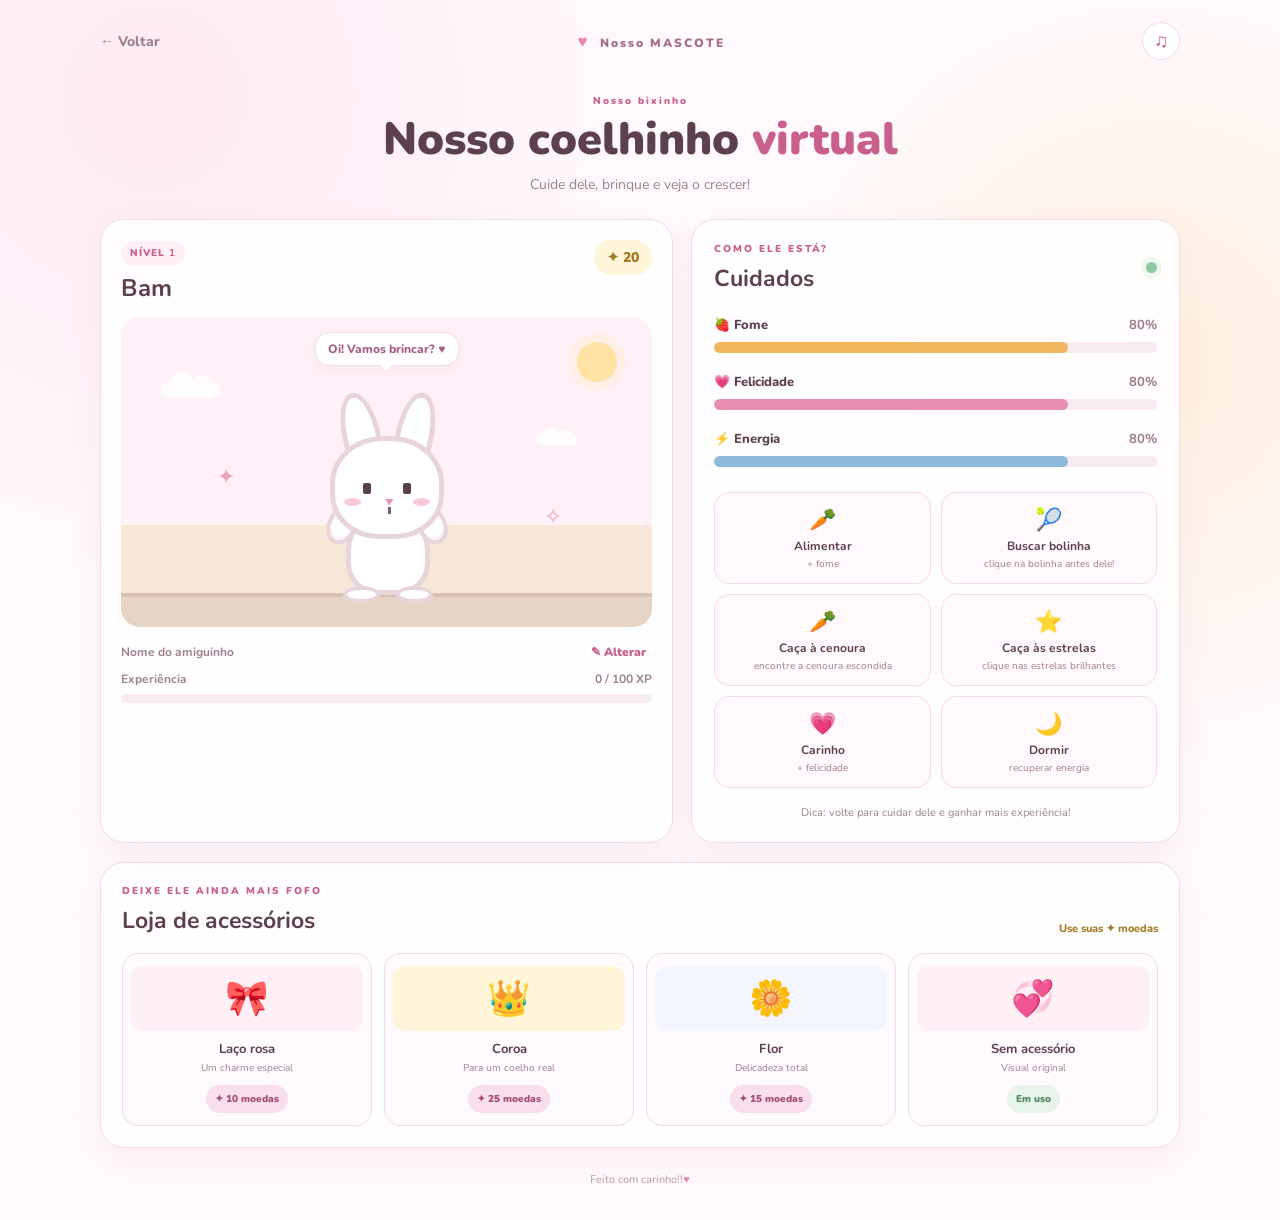
<file: coelho.html>
<!DOCTYPE html>
<html lang="pt-BR">
<head>
  <meta charset="UTF-8">
  <meta name="viewport" content="width=device-width, initial-scale=1.0">
  <meta name="theme-color" content="#fff0f6">
  <title>Bam — Meu Coelhinho Virtual</title>
  <link rel="stylesheet" href="coelho.css">
</head>
<body>
  <main class="pet-app">
    <header class="topbar">
      <a class="back-link" href="index.html" aria-label="Voltar ao site">← Voltar</a>
      <div class="brand"><span>♥</span> Nosso MASCOTE</div>
      <button class="sound-toggle" id="soundToggle" type="button" aria-label="Ativar ou desativar sons">♫</button>
    </header>

    <section class="intro">
      <p class="eyebrow">Nosso bixinho</p>
      <h1>Nosso coelhinho <span>virtual</span></h1>
      <p class="subtitle">Cuide dele, brinque e veja o crescer!</p>
    </section>

    <section class="game-layout" aria-label="Área do mascote virtual">
      <div class="pet-card">
        <div class="pet-card-top">
          <div>
            <span class="level-label">NÍVEL <strong id="level">1</strong></span>
            <h2 id="petNameHeading">Bam</h2>
          </div>
          <div class="coin-pill">✦ <span id="coins">20</span></div>
        </div>

        <div class="scene" id="scene">
          <div class="sun"></div>
          <div class="moon" aria-hidden="true">☾</div>
          <div class="cloud cloud-one"></div>
          <div class="cloud cloud-two"></div>
          <div class="sparkle sparkle-one">✦</div>
          <div class="sparkle sparkle-two">✧</div>
          <div class="pet-wrap" id="petWrap">
            <div class="pet" id="pet" role="img" aria-label="Coelhinho branco em pixel art">
              <div class="ear ear-left"></div>
              <div class="ear ear-right"></div>
              <div class="body"></div>
              <div class="arm arm-left"></div>
              <div class="arm arm-right"></div>
              <div class="head">
                <div class="eye eye-left"></div>
                <div class="eye eye-right"></div>
                <div class="cheek cheek-left"></div>
                <div class="cheek cheek-right"></div>
                <div class="nose"></div>
                <div class="mouth"></div>
              </div>
              <div class="foot foot-left"></div>
              <div class="foot foot-right"></div>
              <div class="carrot-snack" id="carrotSnack" aria-hidden="true">🥕</div>
              <div class="accessory" id="accessory"></div>
            </div>
          </div>
          <button class="toy-ball" id="toyBall" type="button" aria-label="Clique na bolinha para Bam buscar" title="Clique na bolinha para Bam buscar">⚽</button>
          <div class="ground"></div>
          <div class="speech" id="speech" aria-live="polite">Oi! Vamos brincar? ♥</div>
        </div>

        <div class="pet-name-row">
          <span>Nome do amiguinho</span>
          <button id="renameBtn" class="text-button" type="button">✎ Alterar</button>
        </div>
        <div class="xp-row">
          <span>Experiência</span>
          <span id="xpText">0 / 100 XP</span>
        </div>
        <div class="xp-track"><div id="xpBar" class="xp-fill"></div></div>
      </div>

      <aside class="care-panel">
        <div class="panel-heading">
          <div><p class="eyebrow">COMO ELE ESTÁ?</p><h2>Cuidados</h2></div>
          <span class="status-dot" id="statusDot"></span>
        </div>

        <div class="stat">
          <div class="stat-label"><span>🍓 Fome</span><strong id="hungerValue">80%</strong></div>
          <div class="stat-track"><div class="stat-fill hunger-fill" id="hungerBar"></div></div>
        </div>
        <div class="stat">
          <div class="stat-label"><span>💗 Felicidade</span><strong id="happyValue">80%</strong></div>
          <div class="stat-track"><div class="stat-fill happy-fill" id="happyBar"></div></div>
        </div>
        <div class="stat">
          <div class="stat-label"><span>⚡ Energia</span><strong id="energyValue">80%</strong></div>
          <div class="stat-track"><div class="stat-fill energy-fill" id="energyBar"></div></div>
        </div>

        <div class="actions">
          <button class="action-btn feed" id="feedBtn" type="button"><span>🥕</span><b>Alimentar</b><small>+ fome</small></button>
          <button class="action-btn play" id="playBtn" type="button"><span>🎾</span><b>Buscar bolinha</b><small>clique na bolinha antes dele!</small></button>
          <button class="action-btn mini-game" id="carrotGameBtn" type="button"><span>🥕</span><b>Caça à cenoura</b><small>encontre a cenoura escondida</small></button>
          <button class="action-btn mini-game" id="starGameBtn" type="button"><span>⭐</span><b>Caça às estrelas</b><small>clique nas estrelas brilhantes</small></button>
          <button class="action-btn petting" id="petBtn" type="button"><span>💗</span><b>Carinho</b><small>+ felicidade</small></button>
          <button class="action-btn sleep" id="sleepBtn" type="button"><span>🌙</span><b id="sleepLabel">Dormir</b><small>recuperar energia</small></button>
        </div>

        <p class="hint" id="hint">Dica: cuide um pouquinho dele todos os dias!</p>
      </aside>
    </section>

    <section class="extras">
      <div class="section-heading">
        <div><p class="eyebrow">DEIXE ELE AINDA MAIS FOFO</p><h2>Loja de acessórios</h2></div>
        <span class="shop-note">Use suas ✦ moedas</span>
      </div>
      <div class="shop-grid">
        <article class="shop-item">
          <div class="item-art bow-art">🎀</div><h3>Laço rosa</h3><p>Um charme especial</p>
          <button class="buy-btn" data-item="bow" data-price="10">✦ 10 moedas</button>
        </article>
        <article class="shop-item">
          <div class="item-art crown-art">👑</div><h3>Coroa</h3><p>Para um coelho real</p>
          <button class="buy-btn" data-item="crown" data-price="25">✦ 25 moedas</button>
        </article>
        <article class="shop-item">
          <div class="item-art flower-art">🌼</div><h3>Flor</h3><p>Delicadeza total</p>
          <button class="buy-btn" data-item="flower" data-price="15">✦ 15 moedas</button>
        </article>
        <article class="shop-item">
          <div class="item-art heart-art">💞</div><h3>Sem acessório</h3><p>Visual original</p>
          <button class="buy-btn remove-btn" data-item="none" data-price="0">Usar</button>
        </article>
      </div>
    </section>

    <footer>Feito com carinho!!<span>♥</span></footer>
  </main>

  <dialog id="nameDialog" class="name-dialog">
    <form method="dialog" id="nameForm">
      <span class="dialog-icon">🐰</span>
      <h2>Como ele vai se chamar?</h2>
      <p>Escolha um nome bem especial para seu amiguinho.</p>
      <input id="nameInput" maxlength="16" placeholder="Ex.: Bam" autocomplete="off" required>
      <div class="dialog-actions">
        <button class="cancel-btn" value="cancel">Cancelar</button>
        <button class="confirm-btn" id="saveNameBtn" value="default">Salvar nome</button>
      </div>
    </form>
  </dialog>

  <div class="toast" id="toast" role="status" aria-live="polite"></div>
  <script src="coelho.js"></script>
</body>
</html>
</file>
<file: coelho.css>
@import url('https://fonts.googleapis.com/css2?family=Nunito:wght@400;600;700;800;900&display=swap');

:root {
  --pink: #e987ad;
  --pink-dark: #c95f8c;
  --pink-soft: #ffe5ef;
  --ink: #5c4050;
  --muted: #9c8190;
  --cream: #fffafc;
  --line: #f4dce7;
  font-family: 'Nunito', 'Trebuchet MS', sans-serif;
}
* { box-sizing: border-box; }
body {
  margin: 0; min-height: 100vh; color: var(--ink);
  background: radial-gradient(circle at 12% 8%, #ffeaf2 0, transparent 30%),
              radial-gradient(circle at 90% 30%, #fff0df 0, transparent 28%), #fff9fc;
}
button, input { font: inherit; }
button { cursor: pointer; }
.pet-app { width: min(1080px, calc(100% - 32px)); margin: 0 auto; padding: 22px 0 28px; }
.topbar { display:flex; align-items:center; justify-content:space-between; }
.back-link { text-decoration:none; color:var(--muted); font-weight:800; font-size:14px; }
.brand { font-weight:900; letter-spacing:2px; font-size:12px; color:#a66e88; }
.brand span { color:var(--pink); font-size:17px; margin-right:5px; }
.sound-toggle { border:1px solid var(--line); background:white; color:var(--pink-dark); width:38px; height:38px; border-radius:50%; font-size:19px; }
.intro { text-align:center; padding:34px 0 25px; }
.eyebrow { color:var(--pink-dark); letter-spacing:2px; font-size:10px; font-weight:900; margin:0 0 7px; }
h1 { font-size:clamp(30px, 5vw, 45px); line-height:1.1; margin:0; font-weight:900; }
h1 span { color:var(--pink-dark); }
.subtitle { color:var(--muted); margin:10px 0 0; font-size:14px; }
.game-layout { display:grid; grid-template-columns:1.08fr .92fr; gap:18px; align-items:stretch; }
.pet-card, .care-panel, .extras { background:rgba(255,255,255,.9); border:1px solid var(--line); border-radius:24px; box-shadow:0 12px 35px rgba(173,105,137,.08); }
.pet-card { padding:20px; }
.pet-card-top { display:flex; justify-content:space-between; align-items:flex-start; }
.level-label { display:inline-block; padding:5px 9px; background:#fff0f6; color:var(--pink-dark); border-radius:20px; font-size:10px; font-weight:900; letter-spacing:1px; }
.pet-card-top h2 { margin:7px 0 0; font-size:24px; }
.coin-pill { background:#fff5d9; color:#a77a25; border-radius:20px; padding:8px 13px; font-weight:900; font-size:14px; }
.scene { height:310px; margin-top:13px; border-radius:19px; position:relative; overflow:hidden; background:linear-gradient(#fff1f6 0 67%,#f7e7d9 67%); }
.sun { position:absolute; width:40px; height:40px; border-radius:50%; background:#ffe3a4; top:25px; right:35px; box-shadow:0 0 0 9px #ffe3a433; }
.cloud { position:absolute; width:60px; height:16px; border-radius:20px; background:#fff; opacity:.8; }
.cloud:before,.cloud:after { content:""; position:absolute; background:inherit; border-radius:50%; }
.cloud:before { width:23px;height:23px;left:10px;top:-10px; }
.cloud:after { width:18px;height:18px;right:10px;top:-7px; }
.cloud-one { top:65px;left:40px; }.cloud-two { top:115px;right:65px;transform:scale(.7); }
.ground { position:absolute; height:34px; bottom:0; left:0; right:0; background:#e6d5c6; border-top:4px solid #d9c2b2; }
.sparkle { position:absolute; color:#e9a5c0; font-size:22px; }.sparkle-one{top:145px;left:18%;}.sparkle-two{top:185px;right:17%;}
.pet-wrap { position:absolute; z-index:2; bottom:24px; left:50%; transform:translateX(-50%); width:190px; height:230px; display:flex; align-items:flex-end; justify-content:center; }
.pet { position:relative; width:150px; height:205px; image-rendering:pixelated; animation:bob 2.2s ease-in-out infinite; }
.ear { position:absolute; z-index:1; bottom:119px; width:38px; height:92px; background:#fff; border:5px solid #e8d5dc; border-radius:48% 48% 35% 35%; box-shadow:inset 0 -12px #f6c7d7; }
.ear-left { left:31px; transform:rotate(-13deg); }.ear-right { right:29px; transform:rotate(12deg); }
.body { position:absolute; z-index:1; bottom:8px; left:34px; width:84px; height:83px; background:#fff; border:5px solid #e8d5dc; border-radius:45% 45% 38% 38%; }
.head { position:absolute; z-index:3; bottom:64px; left:18px; width:114px; height:103px; background:#fff; border:5px solid #e8d5dc; border-radius:46% 46% 43% 43%; }
.eye { position:absolute; top:42px; width:8px; height:11px; background:#59414b; border-radius:2px; }
.eye-left{left:28px;}.eye-right{right:28px;}
.cheek { position:absolute; top:57px; width:17px;height:8px;background:#f6bdcf;border-radius:50%;opacity:.8; }
.cheek-left{left:9px;}.cheek-right{right:9px;}
.nose { position:absolute; top:58px; left:50px; width:9px;height:7px;background:#e995b2;clip-path:polygon(50% 100%,0 0,100% 0); }
.mouth { position:absolute; top:66px; left:53px; width:3px;height:7px;background:#80616d; }
.foot { position:absolute; z-index:4; bottom:0; width:37px;height:17px;background:#fff;border:4px solid #e8d5dc;border-radius:50%; }
.foot-left{left:31px;}.foot-right{right:29px;}

.accessory { display:none; position:absolute; z-index:5; top:24px; left:50%; transform:translateX(-50%); font-size:30px; filter:drop-shadow(0 2px 0 #fff); }
/* A flor fica presa na orelha esquerda do Bam. */
.accessory.flower-on-ear { top:-8px; left:27px; transform:rotate(-12deg); font-size:25px; }
.speech { position:absolute; z-index:6; left:50%; top:15px; transform:translateX(-50%); white-space:nowrap; padding:8px 13px; background:white; border:1px solid #f4dce7; border-radius:15px; color:#a65e80; font-size:12px; font-weight:800; box-shadow:0 4px 12px #b36b8812; }
.speech:after { content:""; position:absolute; left:50%; bottom:-6px; width:10px;height:10px;background:white;border-right:1px solid #f4dce7;border-bottom:1px solid #f4dce7;transform:translateX(-50%) rotate(45deg); }
.pet-name-row,.xp-row { display:flex;justify-content:space-between;align-items:center;font-size:12px;color:var(--muted);font-weight:700; }
.pet-name-row { margin:16px 0 10px; }.text-button { border:0;background:none;color:var(--pink-dark);font-weight:900; }
.xp-row { margin-bottom:7px; }.xp-track,.stat-track { background:#f7eaf0;border-radius:20px;overflow:hidden; }
.xp-track { height:9px; }.xp-fill { height:100%;width:0;background:linear-gradient(90deg,#e98db1,#f4b6cc);border-radius:20px;transition:width .3s; }
.care-panel { padding:22px; }
.panel-heading { display:flex;justify-content:space-between;align-items:center;margin-bottom:22px; }
.panel-heading h2,.section-heading h2 { margin:0;font-size:23px; }
.status-dot { width:11px;height:11px;border-radius:50%;background:#8dc9a2;box-shadow:0 0 0 5px #8dc9a222; }
.stat { margin:0 0 20px; }.stat-label { display:flex;justify-content:space-between;margin-bottom:8px;font-size:13px;font-weight:800; }.stat-label strong { color:#9a7a8b; }
.stat-track { height:11px; }.stat-fill { height:100%;border-radius:20px;transition:width .3s; }.hunger-fill{background:#f1b65e;width:80%;}.happy-fill{background:#e98db1;width:80%;}.energy-fill{background:#8db9dc;width:80%;}
.actions { display:grid;grid-template-columns:1fr 1fr;gap:10px;margin-top:25px; }
.action-btn { border:1px solid var(--line);border-radius:15px;background:#fff9fc;padding:12px 8px;display:grid;justify-items:center;gap:3px;color:var(--ink);transition:transform .15s,background .15s; }
.action-btn:hover,.buy-btn:hover { transform:translateY(-2px); }.action-btn:active{transform:scale(.97);}
.action-btn span { font-size:22px; }.action-btn b{font-size:12px;}.action-btn small{font-size:10px;color:var(--muted);}
.hint { color:var(--muted);font-size:11px;text-align:center;margin:17px 0 0; }
.extras { margin-top:19px;padding:21px; }.section-heading { display:flex;align-items:end;justify-content:space-between;margin-bottom:17px; }.shop-note{font-size:11px;color:#a77a25;font-weight:800;}
.shop-grid { display:grid;grid-template-columns:repeat(4,1fr);gap:12px; }.shop-item { border:1px solid var(--line);background:#fffafd;border-radius:16px;text-align:center;padding:12px 8px; }
.item-art { height:65px;display:grid;place-items:center;font-size:35px;background:#fff0f6;border-radius:12px;margin-bottom:9px; }.crown-art{background:#fff5d9;}.flower-art{background:#f3f6ff;}.heart-art{background:#fff0f3;}
.shop-item h3{font-size:13px;margin:0 0 3px;}.shop-item p{font-size:10px;color:var(--muted);margin:0 0 10px;}
.buy-btn { border:0;background:#f9dfeb;color:#a64f76;border-radius:20px;padding:7px 9px;font-size:10px;font-weight:900;transition:transform .15s; }.buy-btn.owned{background:#e7f4e9;color:#548b61;}
footer{text-align:center;color:#b69aaa;font-size:11px;padding:24px 0 5px;}footer span{color:var(--pink);}
.name-dialog { border:1px solid var(--line);border-radius:22px;padding:25px;width:min(390px,calc(100% - 30px));color:var(--ink);box-shadow:0 20px 80px #5b304433; }.name-dialog::backdrop{background:#49313f66;backdrop-filter:blur(3px);}
.name-dialog form{text-align:center;}.dialog-icon{font-size:35px;}.name-dialog h2{font-size:21px;margin:8px 0;}.name-dialog p{font-size:12px;color:var(--muted);}
.name-dialog input{width:100%;padding:12px;border:1px solid var(--line);border-radius:12px;outline:none;margin:10px 0 15px;color:var(--ink);}.name-dialog input:focus{border-color:var(--pink);}
.dialog-actions{display:flex;gap:8px;}.dialog-actions button{flex:1;border:0;border-radius:12px;padding:11px;font-weight:900;font-size:12px;}.cancel-btn{background:#f6edf1;color:var(--muted);}.confirm-btn{background:var(--pink);color:white;}
.toast { position:fixed;left:50%;bottom:22px;transform:translate(-50%,20px);opacity:0;pointer-events:none;background:#69495b;color:white;padding:11px 17px;border-radius:30px;font-size:12px;font-weight:800;box-shadow:0 8px 25px #4d2e3c33;transition:.25s;z-index:20; }.toast.show{opacity:1;transform:translate(-50%,0);}
.pet-wrap.hopping .pet { animation:hop .55s ease; }.pet-wrap.sleeping .pet { animation:sleepingBreath 2.2s ease-in-out infinite; }.pet-wrap.happy .pet { animation:happy .5s ease 2; }
@keyframes bob{0%,100%{transform:translateY(0)}50%{transform:translateY(-5px)}}
@keyframes hop{0%,100%{transform:translateY(0)}45%{transform:translateY(-32px) rotate(-5deg)}}
@keyframes happy{0%,100%{transform:rotate(0)}25%{transform:rotate(-8deg) translateY(-8px)}75%{transform:rotate(8deg) translateY(-8px)}}
@keyframes sleepy{0%,100%{transform:translateY(0)}50%{transform:translateY(4px) scaleY(.97)}}
@media(max-width:760px){.game-layout{grid-template-columns:1fr}.scene{height:290px}.shop-grid{grid-template-columns:repeat(2,1fr)}.intro{padding-top:27px}.care-panel{padding:19px}.pet-app{width:min(100% - 22px,560px)}}
@media(prefers-reduced-motion:reduce){*,*::before,*::after{animation-duration:.01ms!important;transition-duration:.01ms!important;}}


/* Braços: agora Bam tem os dois bracinhos visíveis. */
.arm {
  position: absolute;
  z-index: 3;
  bottom: 48px;
  width: 27px;
  height: 43px;
  background: #fff;
  border: 4px solid #e8d5dc;
  border-radius: 45% 45% 50% 50%;
  transform-origin: 50% 12%;
}
.arm-left { left: 19px; transform: rotate(32deg); }
.arm-right { right: 17px; transform: rotate(-32deg); }

.carrot-snack {
  position: absolute;
  z-index: 8;
  left: 50%;
  top: 94px;
  font-size: 27px;
  opacity: 0;
  transform: translate(-50%, 18px) rotate(-35deg) scale(.55);
  pointer-events: none;
  filter: drop-shadow(0 2px 1px #b77b5a33);
}
.pet-wrap.eating .carrot-snack {
  animation: carrotBite 1.8s ease-in-out forwards;
}
.pet-wrap.eating .arm-left { animation: pawEat .55s ease-in-out 3; }
.pet-wrap.eating .arm-right { animation: pawEat .55s ease-in-out 3 .12s; }
.pet-wrap.eating .pet { animation: munch .22s ease-in-out 7; }

.toy-ball {
  display: none;
  position: absolute;
  z-index: 7;
  left: 17%;
  bottom: 42px;
  width: 43px;
  height: 43px;
  padding: 0;
  border: 0;
  border-radius: 50%;
  background: #fff;
  box-shadow: 0 5px 12px #76516a35;
  font-size: 27px;
  line-height: 43px;
  cursor: pointer;
  touch-action: manipulation;
  transition: left .28s ease, bottom .28s ease, transform .2s ease;
}
.scene.playing .toy-ball { display: block; animation: ballWiggle .65s ease-in-out infinite alternate; }
.scene.ball-pos-1 .toy-ball { left: 17%; }
.scene.ball-pos-2 .toy-ball { left: 43%; }
.scene.ball-pos-3 .toy-ball { left: 70%; }
.scene.ball-caught .toy-ball { animation: ballCaught .35s ease; }
.scene.playing .pet-wrap .pet { animation: chaseHop .75s ease-in-out infinite; }
.scene.playing .speech { top: 13px; }

.pet-wrap.blinking .eye { animation: blink .22s ease; }
.pet-wrap.bouncing .pet { animation: bounce .65s ease-in-out 2; }
.pet-wrap.love .pet { animation: loveDance .7s ease 2; }

@keyframes carrotBite {
  0% { opacity: 0; transform: translate(-50%, 18px) rotate(-35deg) scale(.5); }
  18% { opacity: 1; transform: translate(-50%, -1px) rotate(-20deg) scale(1); }
  45% { opacity: 1; transform: translate(-50%, -7px) rotate(-8deg) scale(.92); }
  72% { opacity: .9; transform: translate(-50%, -2px) rotate(5deg) scale(.65); }
  100% { opacity: 0; transform: translate(-50%, 8px) rotate(18deg) scale(.1); }
}
@keyframes pawEat {
  0%,100% { transform: rotate(32deg) translateY(0); }
  50% { transform: rotate(5deg) translateY(-9px); }
}
@keyframes munch {
  0%,100% { transform: translateY(0) scale(1); }
  50% { transform: translateY(1px) scale(1,.96); }
}
@keyframes ballWiggle { from { transform: translateY(0) rotate(-12deg); } to { transform: translateY(-8px) rotate(12deg); } }
@keyframes ballCaught { 50% { transform: scale(1.45) rotate(30deg); opacity: .5; } }
@keyframes chaseHop { 0%,100% { transform: translateY(0) rotate(0); } 50% { transform: translateY(-18px) rotate(5deg); } }
@keyframes blink { 50% { transform: scaleY(.12); } }
@keyframes bounce { 0%,100% { transform: translateY(0); } 40% { transform: translateY(-25px); } }
@keyframes loveDance { 0%,100% { transform: rotate(0); } 25% { transform: rotate(-9deg) translateY(-5px); } 75% { transform: rotate(9deg) translateY(-5px); } }


/* Revisão dos braços: duas patinhas curtas, simétricas e ligadas ao tronco. */
.arm {
  z-index: 2;
  bottom: 57px;
  width: 29px;
  height: 38px;
  border: 4px solid #e8d5dc;
  border-radius: 48% 48% 55% 55%;
  background: #fff;
  transform-origin: 50% 18%;
  box-shadow: inset 0 -3px 0 #fff0f5;
}
.arm-left { left: 20px; transform: rotate(24deg); }
.arm-right { right: 20px; transform: rotate(-24deg); }

/* Cenário com transição gradual entre dia e noite. */
.scene {
  transition: background 1.8s ease, filter 1.8s ease;
}
.sun { transition: opacity 1.3s ease, transform 1.8s ease; }
.moon {
  position: absolute;
  z-index: 1;
  top: 24px;
  right: 38px;
  color: #fff2b8;
  font-size: 49px;
  opacity: 0;
  transform: translateY(22px) rotate(-35deg) scale(.5);
  text-shadow: 0 0 18px #fff0a8;
  transition: opacity 1.4s ease, transform 1.8s cubic-bezier(.2,.8,.2,1);
}
.scene.night {
  background: linear-gradient(#333b65 0 67%, #55516f 67%);
}
.scene.night .sun { opacity: 0; transform: translateY(28px) scale(.55); }
.scene.night .moon { opacity: 1; transform: translateY(0) rotate(0) scale(1); }
.scene.night .cloud { background: #aab2d2; opacity: .38; }
.scene.night .sparkle { color: #fff0b3; animation: twinkle 1.8s ease-in-out infinite alternate; }
.scene.night .ground { background: #56516d; border-color: #46415d; }
.scene.night .speech { background: #f4f0ff; color: #64628f; }

/* Sequência de deitar e levantar. */
.pet-wrap.laying .pet { animation: lieDown 1.15s cubic-bezier(.2,.8,.2,1) forwards; }
.pet-wrap.sleeping .pet { animation: sleepingBreath 2.2s ease-in-out infinite; }
.pet-wrap.waking .pet { animation: wakeUp 1.25s cubic-bezier(.2,.8,.2,1) both; }
.pet-wrap.sleeping .eye { transform: scaleY(.12); transform-origin: center; }
.pet-wrap.sleeping .arm-left { transform: rotate(65deg) translateY(3px); }
.pet-wrap.sleeping .arm-right { transform: rotate(-65deg) translateY(3px); }
.scene.night .speech { animation: softGlow 2s ease-in-out infinite alternate; }

@keyframes lieDown {
  0% { transform: rotate(0) translateY(0) scale(1); }
  35% { transform: rotate(-8deg) translateY(4px) scale(1.02,.98); }
  100% { transform: rotate(88deg) translate(-10px,24px) scale(1.08,.82); }
}
@keyframes sleepingBreath {
  0%,100% { transform: rotate(88deg) translate(-10px,24px) scale(1.08,.82); }
  50% { transform: rotate(88deg) translate(-10px,26px) scale(1.1,.80); }
}
@keyframes wakeUp {
  0% { transform: rotate(88deg) translate(-10px,24px) scale(1.08,.82); }
  55% { transform: rotate(-7deg) translateY(-8px) scale(1.02); }
  100% { transform: rotate(0) translateY(0) scale(1); }
}
@keyframes twinkle { from { opacity:.5; } to { opacity:1; } }
@keyframes softGlow { from { box-shadow:0 4px 12px #b36b8812; } to { box-shadow:0 0 18px #fff0b8aa; } }

/* Comer: Bam segura a cenoura, inclina a cabeça e mastiga em pequenas pausas. */
.carrot-snack { top: 91px; font-size: 34px; }
.pet-wrap.eating .carrot-snack { animation: carrotMeal 3.4s ease-in-out forwards; }
.pet-wrap.eating .pet { animation: eatingBody 3.4s ease-in-out forwards; }
.pet-wrap.eating .arm-left { animation: leftPawMeal .75s ease-in-out 3; }
.pet-wrap.eating .arm-right { animation: rightPawMeal .75s ease-in-out 3; }
.pet-wrap.eating .head { animation: headMunch .38s ease-in-out 6; }
@keyframes carrotMeal {
  0% { opacity:0; transform:translate(-50%,22px) rotate(-50deg) scale(.45); }
  15% { opacity:1; transform:translate(-50%,-3px) rotate(-24deg) scale(1.05); }
  28%,42%,56%,70% { opacity:1; transform:translate(-50%,-8px) rotate(-8deg) scale(.94); }
  35%,49%,63% { opacity:1; transform:translate(-50%,-5px) rotate(3deg) scale(.88); }
  85% { opacity:.9; transform:translate(-50%,0) rotate(14deg) scale(.55); }
  100% { opacity:0; transform:translate(-50%,12px) rotate(28deg) scale(.1); }
}
@keyframes eatingBody { 0%,100% { transform:translateY(0); } 25%,55%,80% { transform:translateY(2px); } }
@keyframes leftPawMeal { 0%,100% { transform:rotate(24deg); } 50% { transform:rotate(-14deg) translateY(-10px); } }
@keyframes rightPawMeal { 0%,100% { transform:rotate(-24deg); } 50% { transform:rotate(14deg) translateY(-10px); } }
@keyframes headMunch { 0%,100% { transform:translateY(0) rotate(0); } 50% { transform:translateY(2px) rotate(2deg); } }

/* Alvos dos minijogos. */
.game-target {
  position:absolute; z-index:9; display:grid; place-items:center;
  width:48px; height:48px; border:0; border-radius:50%;
  background:#fff; box-shadow:0 5px 15px #65455a35;
  font-size:28px; cursor:pointer; touch-action:manipulation;
  animation: targetPop .35s ease both, targetFloat 1s ease-in-out infinite alternate;
}
.game-target:active { transform:scale(.8); }
.scene.game-carrot .game-target { background:#fff4e7; }
.scene.game-stars .game-target { background:#fff9d9; }
@keyframes targetPop { from { opacity:0; scale:.3; } to { opacity:1; scale:1; } }
@keyframes targetFloat { from { translate:0 0; } to { translate:0 -8px; } }
@media(max-width:760px) {
  .actions { grid-template-columns:1fr 1fr; }
  .action-btn small { line-height:1.25; }
}
</file>
